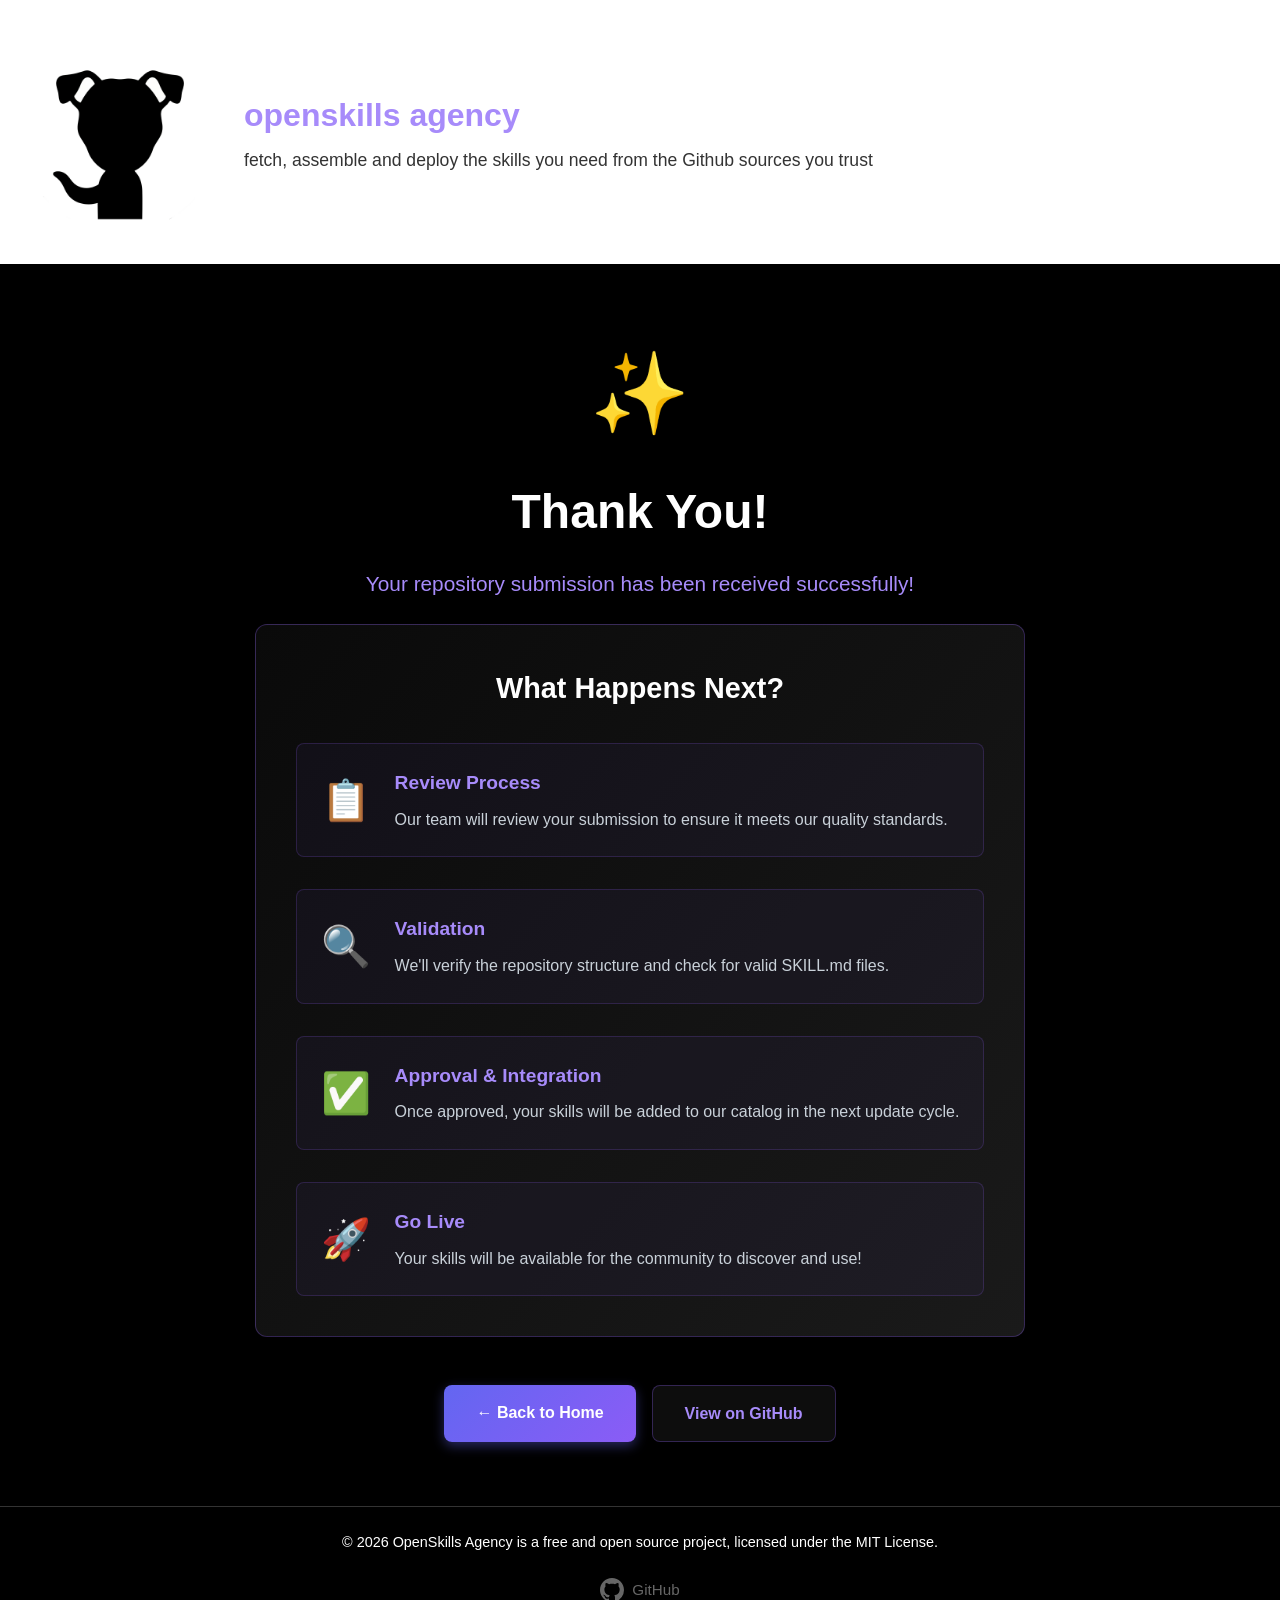
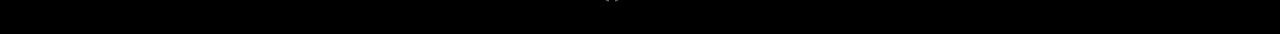
<file: public/thank_you.html>
<!DOCTYPE html>
<html lang="en">
<head>
    <meta charset="UTF-8">
    <meta name="viewport" content="width=device-width, initial-scale=1.0">
    <title>Thank You - openskills agency</title>
    <link rel="stylesheet" href="styles.css">
</head>
<body>
    <header>
        <div class="container">
            <div class="logo-section">
                <img src="assets/doghub.png" alt="OpenSkills Agency Logo" class="logo">
                <div class="title-section">
                    <h2>openskills agency</h2>
                    <p class="subtitle">fetch, assemble and deploy the skills you need from the Github sources you trust</p>
                </div>
            </div>
        </div>
    </header>

    <main class="container">
        <section class="thank-you-section">
            <div class="thank-you-content">
                <div class="success-icon" id="statusIcon">✨</div>
                <h1 id="statusTitle">Thank You!</h1>
                <p class="thank-you-message" id="statusMessage">
                    Your repository submission has been received successfully!
                </p>
                <div class="error-details" id="errorDetails" style="display: none;"></div>
                <div class="next-steps">
                    <h2>What Happens Next?</h2>
                    <ol>
                        <li>
                            <span class="step-icon">📋</span>
                            <div class="step-content">
                                <strong>Review Process</strong>
                                <p>Our team will review your submission to ensure it meets our quality standards.</p>
                            </div>
                        </li>
                        <li>
                            <span class="step-icon">🔍</span>
                            <div class="step-content">
                                <strong>Validation</strong>
                                <p>We'll verify the repository structure and check for valid SKILL.md files.</p>
                            </div>
                        </li>
                        <li>
                            <span class="step-icon">✅</span>
                            <div class="step-content">
                                <strong>Approval & Integration</strong>
                                <p>Once approved, your skills will be added to our catalog in the next update cycle.</p>
                            </div>
                        </li>
                        <li>
                            <span class="step-icon">🚀</span>
                            <div class="step-content">
                                <strong>Go Live</strong>
                                <p>Your skills will be available for the community to discover and use!</p>
                            </div>
                        </li>
                    </ol>
                </div>
                <div class="action-buttons">
                    <a href="index.html" class="btn btn-primary">← Back to Home</a>
                    <a href="https://github.com/openskillsagent/agency" target="_blank" class="btn btn-secondary">View on GitHub</a>
                </div>
            </div>
        </section>
    </main>

    <footer>
        <div class="container">
            <p>&copy; 2026 OpenSkills Agency is a free and open source project, licensed under the MIT License.</p>
            <div class="footer-links">
                <a href="https://github.com/openskillsagent" target="_blank" rel="noopener noreferrer" class="github-link" title="Visit us on GitHub">
                    <svg height="24" width="24" viewBox="0 0 16 16" fill="currentColor" aria-hidden="true">
                        <path d="M8 0C3.58 0 0 3.58 0 8c0 3.54 2.29 6.53 5.47 7.59.4.07.55-.17.55-.38 0-.19-.01-.82-.01-1.49-2.01.37-2.53-.49-2.69-.94-.09-.23-.48-.94-.82-1.13-.28-.15-.68-.52-.01-.53.63-.01 1.08.58 1.23.82.72 1.21 1.87.87 2.33.66.07-.52.28-.87.51-1.07-1.78-.2-3.64-.89-3.64-3.95 0-.87.31-1.59.82-2.15-.08-.2-.36-1.02.08-2.12 0 0 .67-.21 2.2.82.64-.18 1.32-.27 2-.27.68 0 1.36.09 2 .27 1.53-1.04 2.2-.82 2.2-.82.44 1.1.16 1.92.08 2.12.51.56.82 1.27.82 2.15 0 3.07-1.87 3.75-3.65 3.95.29.25.54.73.54 1.48 0 1.07-.01 1.93-.01 2.2 0 .21.15.46.55.38A8.013 8.013 0 0016 8c0-4.42-3.58-8-8-8z"></path>
                    </svg>
                    GitHub
                </a>
            </div>
        </div>
    </footer>
    
    <script>
        // Check for error parameter in URL
        const urlParams = new URLSearchParams(window.location.search);
        const error = urlParams.get('error');
        
        if (error) {
            // Update icon, title, and message for error state
            const statusIcon = document.getElementById('statusIcon');
            const statusTitle = document.getElementById('statusTitle');
            const statusMessage = document.getElementById('statusMessage');
            const errorDetails = document.getElementById('errorDetails');
            
            statusIcon.textContent = '⚠️';
            statusIcon.classList.add('error-icon');
            statusTitle.textContent = 'Submission Received with Issues';
            
            // Error messages based on error type
            const errorMessages = {
                'config': {
                    message: 'Your submission was received, but there was a configuration issue on our end.',
                    details: 'Our team has been notified and will process your submission manually. We apologize for the inconvenience.'
                },
                'repository': {
                    message: 'Your submission was received, but we encountered an issue accessing our repository.',
                    details: 'Our team has been notified and will process your submission manually.'
                },
                'branch': {
                    message: 'Your submission was received, but we couldn\'t create a submission branch.',
                    details: 'Our team has been notified and will process your submission manually.'
                },
                'file': {
                    message: 'Your submission was received, but we couldn\'t save the submission file.',
                    details: 'Our team has been notified and will process your submission manually.'
                },
                'pr': {
                    message: 'Your submission was received, but we couldn\'t create a pull request automatically.',
                    details: 'Our team has been notified and will create the pull request manually. This may take a bit longer than usual.'
                },
                'unexpected': {
                    message: 'Your submission was received, but an unexpected error occurred.',
                    details: 'Our team has been notified and will process your submission manually.'
                }
            };
            
            const errorInfo = errorMessages[error] || errorMessages['unexpected'];
            statusMessage.textContent = errorInfo.message;
            errorDetails.innerHTML = `<p>${errorInfo.details}</p>`;
            errorDetails.style.display = 'block';
        }
    </script>
</body>
</html>
</file>
<file: public/styles.css>
/* Reset and Base */
*{margin:0;padding:0;box-sizing:border-box}
:root{
    --primary:#000;
    --secondary:#333;
    --accent:#fff;
    --text:#fff;
    --border:#333;
    --hover-bg:#1a1a1a;
    --header-bg:#fff;
    --shadow:0 2px 4px rgba(0,0,0,.3);
    --grey-light:#666;
    --grey-dark:#1a1a1a;
    --gradient:linear-gradient(135deg,#6366f1 0%,#8b5cf6 100%);
    --gradient-hover:linear-gradient(135deg,#4f46e5 0%,#7c3aed 100%);
    --purple:#a78bfa;
    --radial-bg:radial-gradient(circle at 20% 50%,rgba(99,102,241,.05) 0%,transparent 50%),radial-gradient(circle at 80% 80%,rgba(139,92,246,.05) 0%,transparent 50%);
}
html{scroll-behavior:smooth}
body{font-family:-apple-system,BlinkMacSystemFont,'Segoe UI',Roboto,'Helvetica Neue',Arial,sans-serif;line-height:1.6;color:var(--text);background:#000}
.container{max-width:1400px;margin:0 auto;padding:0 20px}

/* Header */
header{background:var(--header-bg);border-bottom:2px solid var(--primary);padding:2rem 0;box-shadow:var(--shadow)}
.logo-section{display:flex;align-items:center;gap:1.5rem}
.logo{width:200px;height:200px;object-fit:contain}
.title-section h2{font-size:2rem;color:var(--purple);font-weight:600;margin-bottom:.25rem}
.subtitle{font-size:1.1rem;color:#333;font-weight:500}
.tagline{font-size:.95rem;color:var(--grey-light);margin-top:.25rem}

/* Stats & Download */
.stats-bar{background:var(--grey-dark);padding:1rem;margin:10px 0 1.5rem;border-radius:4px;box-shadow:var(--shadow);display:flex;justify-content:space-between;align-items:center;gap:1rem;font-size:.95rem;border:1px solid var(--border)}
#filtered-count{color:var(--grey-light);font-weight:500}
.download-btn,.submit-btn{background:var(--gradient);color:#fff;border:none;padding:.6rem 1.25rem;border-radius:6px;font-size:.9rem;font-weight:600;cursor:pointer;transition:all .3s;box-shadow:0 2px 8px rgba(99,102,241,.3)}
.download-btn:hover:not(:disabled),.submit-btn:hover{background:var(--gradient-hover);box-shadow:0 4px 12px rgba(99,102,241,.5);transform:translateY(-1px)}
.download-btn:disabled{background:#333;color:var(--grey-light);cursor:not-allowed;box-shadow:none}
.submit-btn{width:100%;padding:.7rem 1.25rem;border-radius:6px;font-size:.95rem;box-shadow:0 4px 12px rgba(99,102,241,.4);margin-top:.25rem}
.submit-btn:hover{box-shadow:0 6px 16px rgba(99,102,241,.6);transform:translateY(-2px)}
.submit-btn:active{transform:translateY(0)}

/* Table */
.table-container{background:#000;border-radius:4px;box-shadow:var(--shadow);overflow-x:auto;border:1px solid var(--border)}
table{width:100%;border-collapse:collapse;font-size:.9rem}
thead{background:var(--gradient);color:#fff;position:sticky;top:0;z-index:10;border-bottom:2px solid var(--border)}
th{padding:0;text-align:left;font-weight:600;border-right:1px solid rgba(255,255,255,.2);vertical-align:top}
th:last-child{border-right:none}
.th-content{display:flex;align-items:flex-start;justify-content:space-between;padding:.75rem;cursor:pointer;user-select:none}
.th-content:hover{background:rgba(255,255,255,.1)}
.th-label{font-weight:600}
.sort-indicator{margin-left:.5rem;font-size:.8rem;opacity:.5}
.sort-indicator.active{opacity:1}
.sort-indicator.asc::after{content:'↑'}
.sort-indicator.desc::after{content:'↓'}
.filter-select{width:100%;padding:.4rem;margin-top:.5rem;border:1px solid var(--border);background:var(--grey-dark);color:var(--text);border-radius:3px;font-size:.85rem;cursor:pointer}
.filter-select:focus{outline:none;border-color:var(--grey-light)}
tbody tr{background:var(--hover-bg);border-bottom:1px solid var(--border);transition:background .2s}
tbody tr:hover{background:#000}
tbody tr:last-child{border-bottom:none}
td{padding:.75rem;vertical-align:top}
td.loading{text-align:center;padding:2rem;color:#999}
.checkbox-column{width:40px;text-align:center;padding:.75rem .5rem!important}
.checkbox-column input[type="checkbox"]{cursor:pointer;width:16px;height:16px}
td:nth-child(2){font-weight:500}
td:nth-child(3){max-width:200px}
.tag{display:inline-block;background:var(--grey-light);color:#000;padding:.2rem .5rem;margin:.1rem;border-radius:3px;font-size:.75rem;font-weight:500}
td:nth-child(4){max-width:400px;line-height:1.5}
td:nth-child(5){max-width:150px;word-break:break-all}
td:nth-child(5) a{color:var(--grey-light);text-decoration:none;font-size:.85rem}
td:nth-child(5) a:hover{text-decoration:underline;color:#fff}
td:nth-child(6){font-family:'Courier New',monospace;font-size:.85rem;color:var(--grey-light)}
td:nth-child(7){text-align:center;font-weight:600;color:#fff}
.trust-stars::before{content:'⭐ '}

/* Sections with gradient background */
.documentation,.submission-section{background:linear-gradient(135deg,#0a0a0a 0%,#1a1a1a 100%);padding:4rem 0;border-top:2px solid #333;border-bottom:2px solid #333;position:relative;overflow:hidden}
.documentation::before,.submission-section::before{content:'';position:absolute;top:0;left:0;right:0;bottom:0;background:var(--radial-bg);pointer-events:none}
.documentation .container,.submission-section .container{position:relative;z-index:1}
.documentation h2,.submission-section h2{font-size:2.5rem;margin-bottom:2rem;color:#fff;text-align:center;font-weight:700}

/* Documentation Lists */
.documentation ol,.next-steps ol{list-style:none;counter-reset:step-counter;max-width:900px;margin:0 auto}
.documentation ol{padding:0}
.documentation ol li{counter-increment:step-counter;margin-bottom:10px;padding:1.5rem;background:rgba(255,255,255,.03);border:1px solid rgba(255,255,255,.1);border-radius:12px;position:relative;transition:all .3s;backdrop-filter:blur(10px)}
.documentation ol li:hover{background:rgba(255,255,255,.05);border-color:rgba(139,92,246,.4);transform:translateY(-2px);box-shadow:0 8px 24px rgba(139,92,246,.15)}
.documentation ol li::before{content:counter(step-counter);position:absolute;left:-20px;top:1.5rem;width:40px;height:40px;background:var(--gradient);color:#fff;border-radius:50%;display:flex;align-items:center;justify-content:center;font-weight:700;font-size:1.1rem;box-shadow:0 4px 12px rgba(139,92,246,.4);border:3px solid #1a1a1a}
.documentation ol li strong{color:var(--purple);font-size:1.1rem;display:block;margin-bottom:.75rem}
.documentation ol li code{background:rgba(139,92,246,.15);color:#c4b5fd;padding:.2rem .5rem;border-radius:4px;font-family:'Courier New',monospace;font-size:.9rem;border:1px solid rgba(139,92,246,.3)}
.code-block-wrapper{position:relative;margin-top:.75rem}
.copy-btn{position:absolute;top:.5rem;right:.5rem;background:rgba(139,92,246,.2);color:#c4b5fd;border:1px solid rgba(139,92,246,.3);border-radius:6px;padding:.4rem .75rem;font-size:.8rem;font-weight:600;cursor:pointer;display:flex;align-items:center;gap:.4rem;transition:all .2s;z-index:10;font-family:-apple-system,BlinkMacSystemFont,'Segoe UI',Roboto,sans-serif}
.copy-btn:hover{background:rgba(139,92,246,.4);border-color:rgba(139,92,246,.6);color:#fff;transform:translateY(-1px)}
.copy-btn:active{transform:translateY(0)}
.copy-btn.copied{background:rgba(139,92,246,.5);border-color:rgba(139,92,246,.8);color:#fff}
.copy-btn svg{flex-shrink:0}
.documentation pre{background:#0d1117;border:1px solid #30363d;border-radius:8px;padding:1rem 5rem 1rem 1rem;overflow-x:auto;position:relative;box-shadow:inset 0 2px 8px rgba(0,0,0,.3)}
.documentation pre code{background:none;border:none;color:#c9d1d9;padding:0;font-size:.9rem;line-height:1.6;display:block}
.documentation pre:hover{border-color:#8b5cf6;box-shadow:inset 0 2px 8px rgba(0,0,0,.3),0 0 0 1px rgba(139,92,246,.2)}
.documentation>.container>p{text-align:center;font-size:1.2rem;color:var(--purple);margin:3rem auto 1.5rem;font-weight:600}
.documentation>.container>ol:last-of-type{margin-top:1rem}
.documentation>.container>ol:last-of-type li{background:rgba(99,102,241,.05);border-color:rgba(99,102,241,.2);padding:1rem 1.5rem;margin-bottom:1rem}
.documentation>.container>ol:last-of-type li::before{content:'✓';background:var(--gradient);font-size:1.2rem;box-shadow:0 4px 12px rgba(99,102,241,.4)}
.documentation>.container>ol:last-of-type li:hover{background:rgba(99,102,241,.08);border-color:rgba(99,102,241,.4)}

/* Links */
a{color:#818cf8;text-decoration:none;font-weight:600;position:relative;transition:color .2s}
a:hover{color:var(--purple)}
a::after{content:'';position:absolute;bottom:-2px;left:0;width:0;height:2px;background:var(--gradient);transition:width .3s}
a:hover::after{width:100%}
#skills-table thead a{color:#fff!important;text-decoration:none;font-weight:600}
#skills-table thead a:hover{color:var(--grey-light)!important;text-decoration:underline}
#skills-table thead a::after{display:none}

/* Submission Section */
.submission-section .container{max-width:900px}
.submission-section h2{margin-bottom:.75rem;font-size:2rem}
.submission-intro{text-align:center;font-size:1rem;color:var(--purple);margin-bottom:1.5rem;line-height:1.5}
.submission-form{background:rgba(255,255,255,.03);border:1px solid rgba(255,255,255,.1);border-radius:8px;padding:1.5rem;backdrop-filter:blur(10px);transition:all .3s}
.submission-form:hover{background:rgba(255,255,255,.05);border-color:rgba(139,92,246,.4);box-shadow:0 8px 24px rgba(139,92,246,.15)}
.form-row{display:flex;gap:1rem;margin-bottom:1rem}
.form-group{margin-bottom:1rem;flex:1}
.form-group label{display:block;color:var(--purple);font-weight:600;margin-bottom:.35rem;font-size:.85rem}
.form-group input{width:100%;padding:.5rem .75rem;background:#0d1117;border:1px solid #30363d;border-radius:6px;color:#c9d1d9;font-size:.9rem;font-family:-apple-system,BlinkMacSystemFont,'Segoe UI',Roboto,'Helvetica Neue',Arial,sans-serif;transition:all .3s;box-shadow:inset 0 2px 4px rgba(0,0,0,.3)}
.form-group input:focus{outline:none;border-color:#8b5cf6;box-shadow:inset 0 2px 4px rgba(0,0,0,.3),0 0 0 3px rgba(139,92,246,.2)}
.form-group input::placeholder{color:var(--grey-light);font-size:.85rem}
.honeypot{position:absolute;left:-9999px;width:1px;height:1px;opacity:0;pointer-events:none}

/* Thank You Page */
.thank-you-section{min-height:70vh;display:flex;align-items:center;justify-content:center;padding:4rem 0}
.thank-you-content{max-width:800px;margin:0 auto;text-align:center}
.success-icon{font-size:5rem;margin-bottom:1rem;animation:celebrate .6s ease-out}
.error-icon{animation:shake .5s ease-out!important}
@keyframes celebrate{0%{transform:scale(0) rotate(0)}50%{transform:scale(1.2) rotate(180deg)}100%{transform:scale(1) rotate(360deg)}}
@keyframes shake{0%,100%{transform:translateX(0)}10%,30%,50%,70%,90%{transform:translateX(-10px)}20%,40%,60%,80%{transform:translateX(10px)}}
.thank-you-content h1{font-size:3rem;color:#fff;margin-bottom:1rem;font-weight:700}
.thank-you-message{font-size:1.3rem;color:var(--purple);margin-bottom:1.5rem;line-height:1.6}
.error-details{background:rgba(239,68,68,.1);border:1px solid rgba(239,68,68,.3);border-radius:8px;padding:1.5rem;margin-bottom:3rem;text-align:left}
.error-details p{color:#fca5a5;font-size:1rem;line-height:1.6;margin:0}
.next-steps{background:linear-gradient(135deg,#0a0a0a 0%,#1a1a1a 100%);border:1px solid rgba(139,92,246,.3);border-radius:12px;padding:2.5rem;margin-bottom:3rem;text-align:left}
.next-steps h2{font-size:1.8rem;color:#fff;margin-bottom:2rem;text-align:center}
.next-steps ol{padding:0}
.next-steps ol li{counter-increment:step-counter;display:flex;align-items:flex-start;gap:1.5rem;margin-bottom:2rem;padding:1.5rem;background:rgba(139,92,246,.05);border:1px solid rgba(139,92,246,.2);border-radius:8px;transition:all .3s}
.next-steps ol li:hover{background:rgba(139,92,246,.1);border-color:rgba(139,92,246,.4);transform:translateX(5px)}
.next-steps ol li:last-child{margin-bottom:0}
.step-icon{font-size:2.5rem;flex-shrink:0}
.step-content{flex:1}
.step-content strong{display:block;color:var(--purple);font-size:1.2rem;margin-bottom:.5rem}
.step-content p{color:#c9d1d9;line-height:1.6;margin:0}
.action-buttons{display:flex;gap:1rem;justify-content:center;flex-wrap:wrap}
.btn{display:inline-block;padding:.9rem 2rem;border-radius:8px;font-size:1rem;font-weight:600;text-decoration:none;transition:all .3s;cursor:pointer}
.btn-primary{background:var(--gradient);color:#fff;box-shadow:0 4px 12px rgba(99,102,241,.4)}
.btn-primary:hover{background:var(--gradient-hover);box-shadow:0 6px 16px rgba(99,102,241,.6);transform:translateY(-2px)}
.btn-primary::after,.btn-secondary::after{display:none}
.btn-secondary{background:rgba(255,255,255,.05);color:var(--purple);border:1px solid rgba(139,92,246,.3)}
.btn-secondary:hover{background:rgba(255,255,255,.1);border-color:rgba(139,92,246,.6);transform:translateY(-2px)}

/* Footer */
footer{background:#000;color:#fff;text-align:center;padding:1.5rem 0;margin-top:0;border-top:1px solid var(--border)}
footer p{font-size:.9rem}
.footer-links{margin-top:1rem}
.github-link{display:inline-flex;align-items:center;gap:.5rem;color:var(--grey-light);text-decoration:none;font-size:.95rem;font-weight:500;padding:.5rem 1rem;border-radius:4px;transition:all .2s}
.github-link:hover{color:#fff;background:var(--hover-bg)}
.github-link svg{transition:transform .2s}
.github-link:hover svg{transform:scale(1.1)}

/* Responsive */
@media (max-width:1200px){td:nth-child(3){max-width:300px}}
@media (max-width:768px){
    .logo{width:60px;height:60px}
    .title-section h1{font-size:1.5rem}
    .subtitle{font-size:1rem}
    .tagline{font-size:.85rem}
    .table-container{overflow-x:scroll}
    table{min-width:900px}
    .stats-bar{flex-direction:column;gap:.5rem;align-items:flex-start}
    .documentation,.submission-section{padding:3rem 0}
    .documentation h2{font-size:2rem}
    .documentation ol li{padding:1.5rem 1rem 1rem 2.5rem;margin-bottom:1.5rem}
    .documentation ol li::before{left:-15px;width:35px;height:35px;font-size:1rem}
    .documentation ol li strong{font-size:1rem}
    .documentation pre{padding:.75rem;font-size:.85rem}
    .documentation pre code{font-size:.85rem}
    .form-row{flex-direction:column;gap:0}
}

/* Animations & States */
@keyframes pulse{0%,100%{opacity:1}50%{opacity:.5}}
.loading{animation:pulse 1.5s ease-in-out infinite}
.empty-state{text-align:center;padding:3rem;color:var(--grey-light)}
.empty-state p{font-size:1.1rem;margin-bottom:.5rem}
</file>
